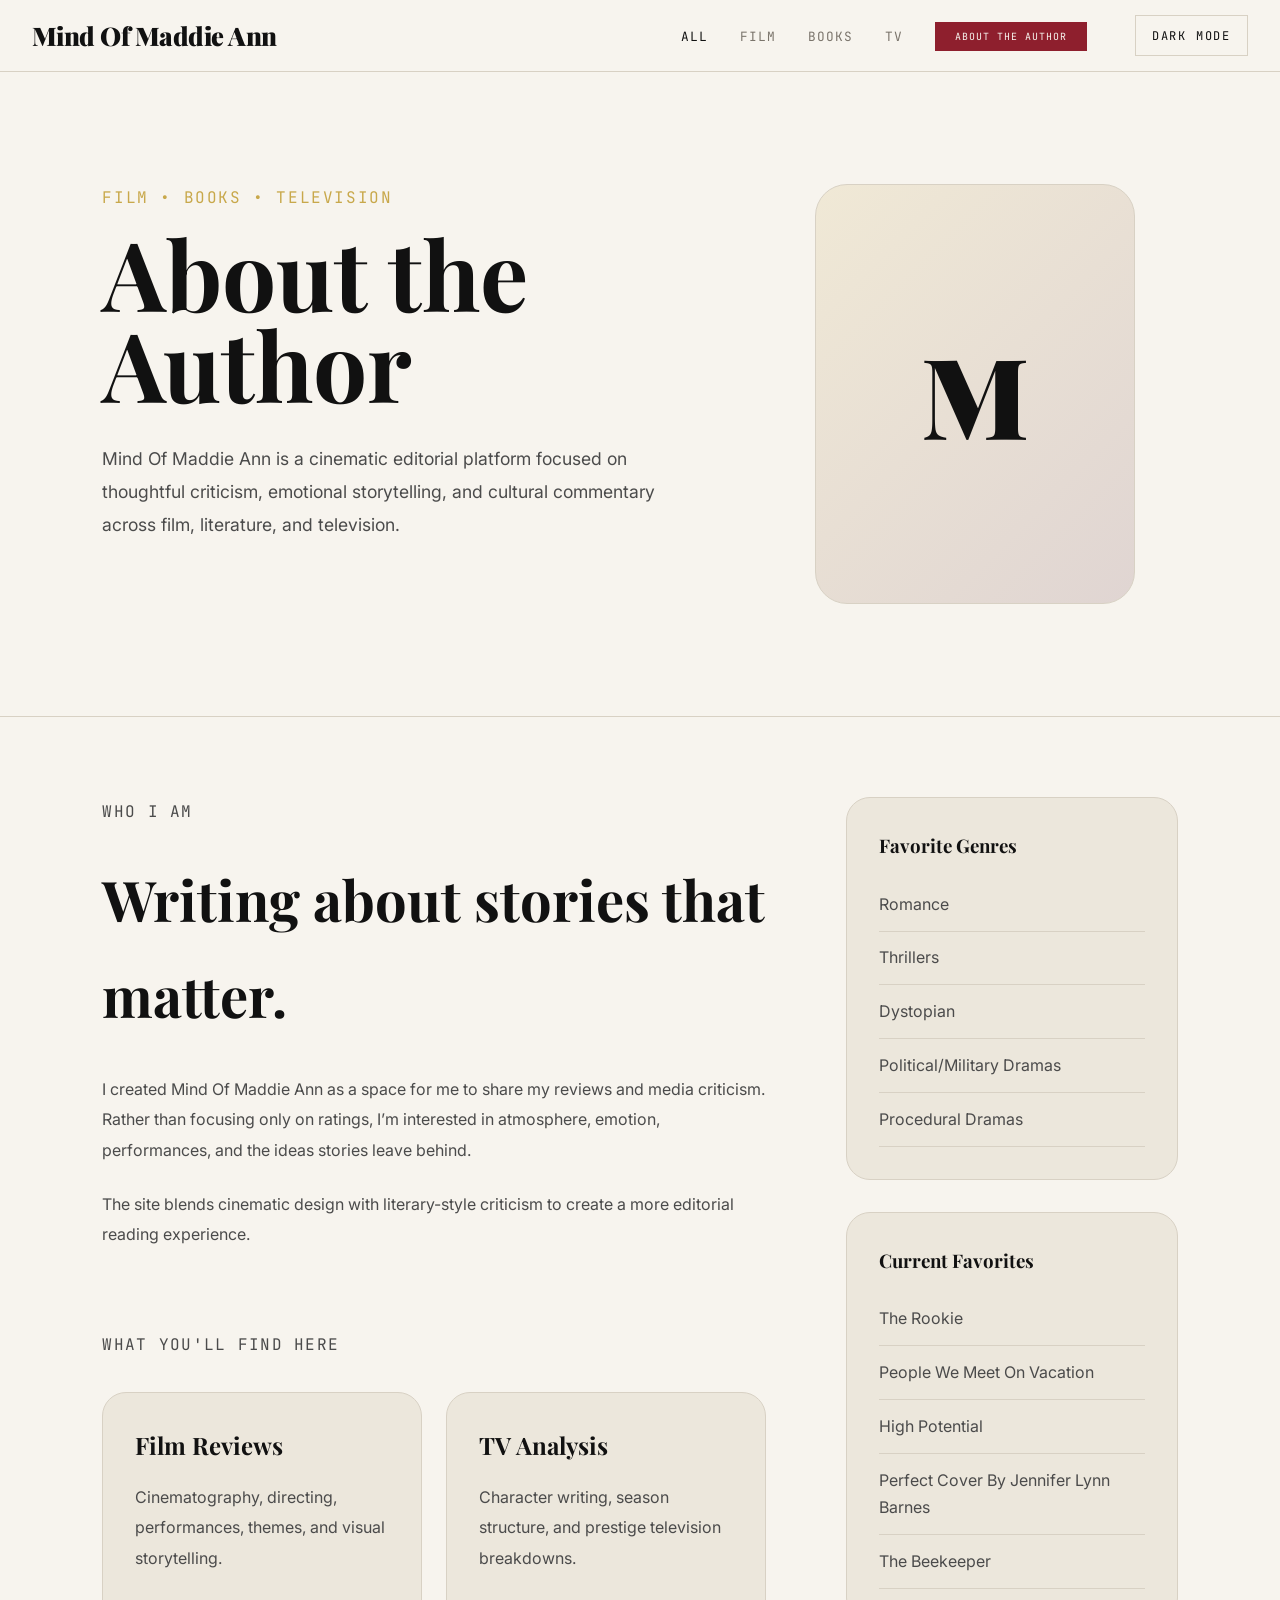
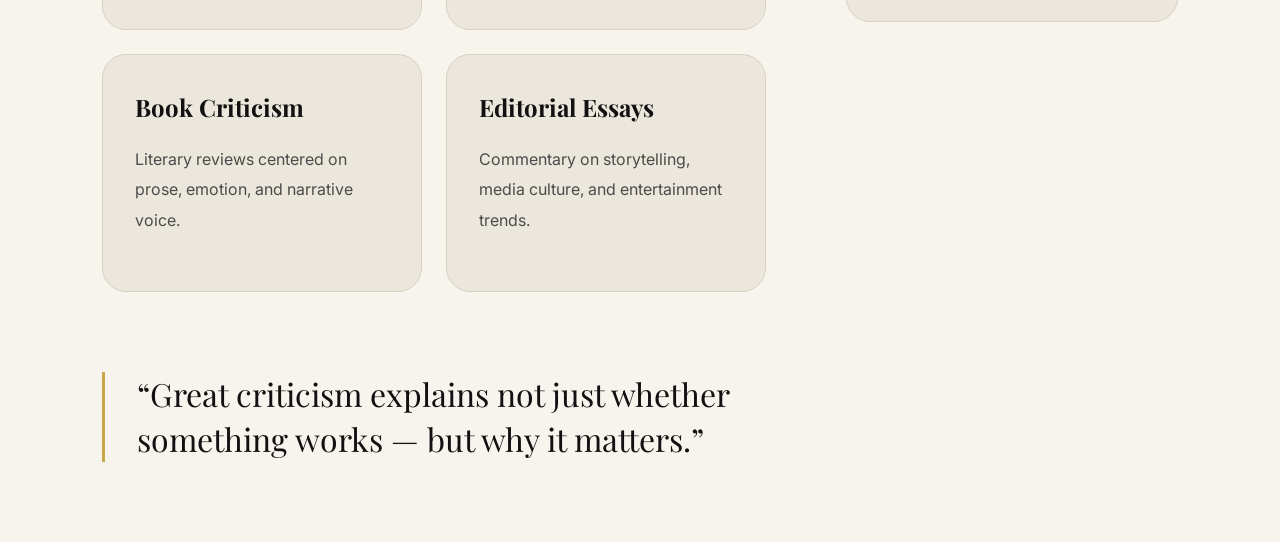
<file: about.html>
<!DOCTYPE html>
<html lang="en">
<head>
<meta charset="UTF-8">
<meta name="viewport" content="width=device-width, initial-scale=1.0">

<title>About the Author — Mind Of Maddie Ann</title>

<link rel="preconnect" href="https://fonts.googleapis.com">
<link rel="preconnect" href="https://fonts.gstatic.com" crossorigin>

<link href="https://fonts.googleapis.com/css2?family=Playfair+Display:wght@400;700;900&family=Inter:wght@400;500;600&family=JetBrains+Mono:wght@400;500&display=swap" rel="stylesheet">
<link rel="stylesheet" href="styles.css">

</head>

<body>

<!-- NAV -->

<nav class="nav">
    <a href="index.html" class="nav__logo">
      Mind Of Maddie Ann
    </a>
    <!-- Mobile Menu Button -->
    <button class="nav__toggle" onclick="toggleMenu()">
      ☰
    </button>
    <!-- Navigation Links -->
    <ul class="nav__links" id="navLinks">
      <li>
        <a class="nav__link active" href="#" onclick="renderCategoryPage('all'); return false;">
          All
        </a>
      </li>

      <li>
        <a class="nav__link" href="#" onclick="renderCategoryPage('film'); return false;">
          Film
        </a>
      </li>

      <li>
        <a class="nav__link" href="#" onclick="renderCategoryPage('book'); return false;">
          Books
        </a>
      </li>

      <li>
        <a class="nav__link" href="#" onclick="renderCategoryPage('tv'); return false;">
          TV
        </a>
      </li>

      <li>
        <a href="about.html">
        <button class="btn-primary">About the Author</button>
      </a>
      </li>

      <li>
        <button class="btn-ghost" onclick="toggleDarkMode()">
          Dark Mode
        </button>
      </li>
    </ul>
  </nav>

<!-- HERO -->

<section class="about-hero">

  <div>

    <p class="about-hero__eyebrow">
      Film • Books • Television
    </p>

    <h1 class="about-hero__title">
      About the Author
    </h1>

    <p class="about-hero__intro">
      Mind Of Maddie Ann is a cinematic editorial platform focused on thoughtful criticism, emotional storytelling, and cultural commentary across film, literature, and television.
    </p>

  </div>

  <div class="about-hero__image">

    <div class="about-hero__portrait">
      M
    </div>

  </div>

</section>

<!-- MAIN -->

<main class="about-layout">

  <section>

    <div class="about-section">

      <p class="about-section__label">
        Who I Am
      </p>

      <h2>
        Writing about stories that matter.
      </h2>

      <p>
        I created Mind Of Maddie Ann as a space for me to share my reviews and media criticism. Rather than focusing only on ratings, I’m interested in atmosphere, emotion, performances, and the ideas stories leave behind.
      </p>

      <p>
        The site blends cinematic design with literary-style criticism to create a more editorial reading experience.
      </p>

    </div>

    <div class="about-section">

      <p class="about-section__label">
        What You'll Find Here
      </p>

      <div class="about-grid">

        <div class="about-card">

          <h3>Film Reviews</h3>

          <p>
            Cinematography, directing, performances, themes, and visual storytelling.
          </p>

        </div>

        <div class="about-card">

          <h3>TV Analysis</h3>

          <p>
            Character writing, season structure, and prestige television breakdowns.
          </p>

        </div>

        <div class="about-card">

          <h3>Book Criticism</h3>

          <p>
            Literary reviews centered on prose, emotion, and narrative voice.
          </p>

        </div>

        <div class="about-card">

          <h3>Editorial Essays</h3>

          <p>
            Commentary on storytelling, media culture, and entertainment trends.
          </p>

        </div>

      </div>

    </div>

    <div class="about-quote">

      <p>
        “Great criticism explains not just whether something works — but why it matters.”
      </p>

    </div>

  </section>

  <!-- SIDEBAR -->

  <aside class="about-sidebar">

    <div class="sidebar-card">

      <h3>Favorite Genres</h3>

      <ul>
        <li>Romance</li>
        <li>Thrillers</li>
        <li>Dystopian</li>
        <li>Political/Military Dramas</li>
        <li>Procedural Dramas</li>
      </ul>

    </div>

    <div class="sidebar-card">

      <h3>Current Favorites</h3>

      <ul>
        <li>The Rookie</li>
        <li>People We Meet On Vacation</li>
        <li>High Potential</li>
        <li>Perfect Cover By Jennifer Lynn Barnes</li>
        <li>The Beekeeper</li>
      </ul>

    </div>

  </aside>

</main>

<script src="scripts.js"></script>

</body>
</html>
</file>
<file: styles.css>
/* coco #3B2A26
baby blue #BFE4F9
mageenta #D63384 */


/* ============================================================
   1. DESIGN TOKENS — change colors, fonts, and spacing here
   ============================================================ */

:root {

  /* BACKGROUNDS */
  --color-bg-primary: #F5EEEE;
  --color-bg-secondary: #FFF9F9;
  --color-bg-tertiary: #E7D6D8;

  /* TEXT */
  --color-text-primary: #2A1116;
  --color-text-muted: #73565D;

  /* MAIN WINE COLORS */
  --color-accent: #8E1F2D;
  --color-accent-dark: #6E1823;

  --color-wine: #8E1F2D;
  --color-wine-dark: #5E111B;
  --color-wine-light: #B14558;

  /* SOFT NEON PINK */
  --color-highlight: #F6A3B4;

  /* GLOW */
  --color-glow: rgba(246, 163, 180, 0.35);

  /* BORDERS */
  --color-border: #D7C0C4;

  /* CATEGORY COLORS */
  --color-tag-film-bg: rgba(142, 31, 45, 0.10);
  --color-tag-film-text: #8E1F2D;
  --color-tag-film-border: rgba(142, 31, 45, 0.2);

  --color-tag-book-bg: rgba(177, 69, 88, 0.10);
  --color-tag-book-text: #9B4052;
  --color-tag-book-border: rgba(177, 69, 88, 0.2);

  --color-tag-tv-bg: rgba(116, 77, 98, 0.10);
  --color-tag-tv-text: #744D62;
  --color-tag-tv-border: rgba(116, 77, 98, 0.2);


  /* Fonts — swap these to change the whole site's feel */
  --font-display: 'Playfair Display', serif;
  /* headings */
  --font-body: 'Libre Baskerville', serif;
  /* body text */
  --font-mono: 'JetBrains Mono', monospace;
  /* labels, tags, UI */

  /* Spacing scale */
  --space-xs: 0.5rem;
  --space-sm: 1rem;
  --space-md: 1.5rem;
  --space-lg: 2.5rem;
  --space-xl: 4rem;

  /* Font sizes */
  --text-xs: 0.62rem;
  --text-sm: 0.72rem;
  --text-base: 1rem;
  --text-lg: 1.25rem;
  --text-xl: 1.5rem;
  --text-2xl: 2rem;
  --text-3xl: 2.5rem;
}


/* ============================================================
   2. RESET & BASE
   ============================================================ */

*,
*::before,
*::after {
  margin: 0;
  padding: 0;
  box-sizing: border-box;
}

html {
  scroll-behavior: smooth;
}

body {
  background-color: var(--color-bg-primary);
  color: var(--color-text-primary);
  font-family: var(--font-body);
  font-size: var(--text-base);
  line-height: 1.7;
  min-height: 100vh;
}


/* ============================================================
   3. TYPOGRAPHY UTILITIES
   ============================================================ */

/* Display headings — used for titles, hero text */
.text-display {
  font-family: var(--font-display);
  font-weight: 900;
  letter-spacing: -0.02em;
  line-height: 1.05;
}

/* Italic display variant */
.text-display-italic {
  font-family: var(--font-display);
  font-style: italic;
  font-weight: 400;
  color: var(--color-accent);
}

/* Mono label — used for eyebrows, tags, metadata */
.text-label {
  font-family: var(--font-mono);
  font-size: var(--text-xs);
  letter-spacing: 0.15em;
  text-transform: uppercase;
}

/* Muted text */
.text-muted {
  color: var(--color-text-muted);
}

/* Accent colored text */
.text-accent {
  color: var(--color-accent);
}


/* ============================================================
   4. VIEW SYSTEM — controls which page is visible
   ============================================================ */

.view {
  display: none;
}

.view.active {
  display: block;
}


/* ============================================================
   5. NAVIGATION
   ============================================================ */

/* .nav {
  position: sticky;
  top: 0;
  z-index: 200;
  background-color: var(--color-bg-primary);
  border-bottom: 1px solid var(--color-border);
  display: flex;
  align-items: center;
  justify-content: space-between;
  padding: 0 3rem;
  height: 64px;
}

.nav__logo {
  font-family: var(--font-display);
  font-size: var(--text-xl);
  font-weight: 900;
  letter-spacing: -0.02em;
  color: var(--color-text-primary);
  cursor: pointer;
  text-decoration: none;
} 

.nav__links {
  display: flex;
  gap: 2rem;
  list-style: none;
  align-items: center;
}

.nav__link {
  font-family: var(--font-mono);
  font-size: var(--text-sm);
  letter-spacing: 0.1em;
  text-transform: uppercase;
  color: var(--color-text-muted);
  text-decoration: none;
  transition: color 0.2s;
}

.nav__link:hover,
.nav__link.active {
  color: var(--color-text-primary);
}

.nav__actions {
  display: flex;
  align-items: center;
  gap: var(--space-sm);
}  */

/* =========================================================
   NAVBAR
========================================================= */

.nav {
  position: sticky;
  top: 0;
  z-index: 999;

  height: 72px;
  padding: 0 2rem;

  display: flex;
  align-items: center;
  justify-content: space-between;

  background: var(--color-bg-primary);
  border-bottom: 1px solid var(--color-border);
}

/* Logo */
.nav__logo {
  font-family: var(--font-display);
  font-size: var(--text-xl);
  font-weight: 900;
  color: var(--color-text-primary);
  text-decoration: none;
  letter-spacing: -0.02em;
}

/* Links */
.nav__links {
  display: flex;
  align-items: center;
  gap: 2rem;

  list-style: none;
}

/* Individual Link */
.nav__link {
  font-family: var(--font-mono);
  font-size: var(--text-sm);

  text-transform: uppercase;
  letter-spacing: 0.08em;

  color: var(--color-text-muted);
  text-decoration: none;

  transition: 0.2s;
}

.nav__link:hover,
.nav__link.active {
  color: var(--color-text-primary);
}

/* Hamburger Button */
.nav__toggle {
  display: none;

  background: none;
  border: none;

  color: var(--color-text-primary);

  font-size: 2rem;
  cursor: pointer;
}

/* =========================================================
   MOBILE
========================================================= */

@media (max-width: 850px) {

  .nav {
    padding: 0 1.25rem;
  }

  .nav__toggle {
    display: block;
  }

  .nav__links {
    position: absolute;

    top: 72px;
    left: 0;
    right: 0;

    background: var(--color-bg-primary);

    border-bottom: 1px solid var(--color-border);

    flex-direction: column;
    align-items: flex-start;

    padding: 1.5rem;

    gap: 1.25rem;

    display: none;
  }

  .nav__links.active {
    display: flex;
  }

  .nav__link {
    font-size: 0.9rem;
  }
}


/* ============================================================
   6. BUTTONS
   ============================================================ */

/* Primary filled button — gold background */
.btn-primary {
  background-color: var(--color-accent);
  color: var(--color-bg-primary);
  padding: 0.5rem 1.25rem;
  font-family: var(--font-mono);
  font-size: var(--text-xs);
  letter-spacing: 0.1em;
  text-transform: uppercase;
  border: none;
  cursor: pointer;
  transition: background-color 0.2s;
}

.btn-primary:hover {
  background-color: var(--color-accent-dark);
}

/* Full-width variant */
.btn-primary--full {
  width: 100%;
  padding: 0.75rem;
}

/* Ghost button — transparent with border */
.btn-ghost {
  background: transparent;
  border: 1px solid var(--color-border);
  color: var(--color-text-muted);
  padding: 0.7rem 1rem;
  font-family: var(--font-mono);
  font-size: 0.75rem;
  letter-spacing: 0.15em;
  text-transform: uppercase;
  cursor: pointer;
  transition: border-color 0.2s, color 0.2s;
  margin-left: var(--space-sm);
}

.btn-ghost:hover {
  border-color: var(--color-text-primary);
  color: var(--color-text-primary);
}

/* Large submit button */
.btn-submit {
  background-color: var(--color-accent);
  color: var(--color-bg-primary);
  padding: 1rem 3rem;
  font-family: var(--font-mono);
  font-size: 0.75rem;
  letter-spacing: 0.15em;
  text-transform: uppercase;
  border: none;
  cursor: pointer;
  transition: background-color 0.2s;
  margin-top: var(--space-sm);
}

.btn-submit:hover {
  background-color: var(--color-accent-dark);
}


/* ============================================================
   7. TAGS — category labels (Film / Book / TV)
   ============================================================ */

.tag {
  display: inline-block;
  padding: 0.2rem 0.6rem;
  font-family: var(--font-mono);
  font-size: 0.6rem;
  letter-spacing: 0.1em;
  text-transform: uppercase;
  margin-right: 0.4rem;
  margin-bottom: 0.4rem;
}

.tag--film {
  background: var(--color-tag-film-bg);
  color: var(--color-tag-film-text);
  border: 1px solid var(--color-tag-film-border);
}

.tag--book {
  background: var(--color-tag-book-bg);
  color: var(--color-tag-book-text);
  border: 1px solid var(--color-tag-book-border);
}

.tag--tv {
  background: var(--color-tag-tv-bg);
  color: var(--color-tag-tv-text);
  border: 1px solid var(--color-tag-tv-border);
}


/* ============================================================
   8. STAR RATING DISPLAY — read-only stars shown on cards
   ============================================================ */

.stars {
  display: flex;
  gap: 3px;
}

.star {
  font-size: 0.85rem;
  color: var(--color-accent);
}

.star--empty {
  color: var(--color-border);
}


/* ============================================================
   9. TICKER — scrolling headline bar at top
   ============================================================ */

.ticker {
  background-color: var(--color-accent);
  padding: 0.5rem 0;
  overflow: hidden;
  white-space: nowrap;
}

.ticker__track {
  display: inline-flex;
  animation: ticker-scroll 25s linear infinite;
}

/* Individual ticker item — change padding to adjust spacing */
.ticker__item {
  font-family: var(--font-mono);
  font-size: var(--text-xs);
  letter-spacing: 0.15em;
  text-transform: uppercase;
  color: var(--color-bg-primary);
  padding: 0 2.5rem;
}

@keyframes ticker-scroll {
  from {
    transform: translateX(0);
  }

  to {
    transform: translateX(-50%);
  }
}


/* ============================================================
   10. HERO SECTION
   ============================================================ */

.hero {
  display: grid;
  grid-template-columns: 1fr 1fr;
  min-height: 520px;
  border-bottom: 1px solid var(--color-border);
}

/* Left panel — text content */
.hero__left {
  padding: var(--space-xl) 3rem;
  display: flex;
  flex-direction: column;
  justify-content: center;
  border-right: 1px solid var(--color-border);
}

.hero__eyebrow {
  font-family: var(--font-mono);
  font-size: var(--text-xs);
  letter-spacing: 0.25em;
  text-transform: uppercase;
  color: var(--color-accent);
  margin-bottom: var(--space-md);
}

.hero__title {
  font-family: var(--font-display);
  font-size: clamp(2.8rem, 5vw, 4.2rem);
  font-weight: 900;
  line-height: 1.05;
  letter-spacing: -0.02em;
  margin-bottom: var(--space-md);
}

.hero__title em {
  font-style: italic;
  color: var(--color-accent);
}

.hero__description {
  color: var(--color-text-muted);
  font-size: 0.95rem;
  line-height: 1.8;
  max-width: 400px;
  margin-bottom: var(--space-lg);
}

/* Category pill buttons in hero */
.hero__cats {
  display: flex;
  gap: var(--space-sm);
  flex-wrap: wrap;
}

.hero__cat-pill {
  padding: 0.4rem 1.1rem;
  border: 1px solid var(--color-border);
  font-family: var(--font-mono);
  font-size: var(--text-xs);
  letter-spacing: 0.12em;
  text-transform: uppercase;
  cursor: pointer;
  transition: border-color 0.2s, color 0.2s;
  color: var(--color-text-muted);
  background: transparent;
}

.hero__cat-pill:hover,
.hero__cat-pill.active {
  border-color: var(--color-accent);
  color: var(--color-accent);
}

/* Right panel — featured card display */
.hero__right {
  background-color: var(--color-bg-secondary);
  display: flex;
  align-items: center;
  justify-content: center;
  overflow: hidden;
}


/* ============================================================
   11. FEATURED CARD — shown in the hero right panel
   ============================================================ */

.featured-card {
  width: 85%;
  max-width: 340px;
  cursor: pointer;
}

.featured-card__image {
  height: 260px;
  background-color: var(--color-bg-tertiary);
  display: flex;
  align-items: center;
  justify-content: center;
  position: relative;
  overflow: hidden;
  margin-bottom: var(--space-md);
}

.featured-card__image svg {
  opacity: 0.2;
}

/* "Editor's Pick" badge overlaid on the image */
.featured-card__badge {
  position: absolute;
  top: var(--space-sm);
  left: var(--space-sm);
  background-color: var(--color-danger);
  color: var(--color-text-primary);
  font-family: var(--font-mono);
  font-size: 0.6rem;
  letter-spacing: 0.12em;
  text-transform: uppercase;
  padding: 0.3rem 0.7rem;
}

.featured-card__title {
  font-family: var(--font-display);
  font-size: var(--text-xl);
  font-weight: 700;
  line-height: 1.2;
  margin-bottom: 0.4rem;
}

.featured-card__meta {
  font-family: var(--font-mono);
  font-size: var(--text-xs);
  color: var(--color-text-muted);
  letter-spacing: 0.08em;
}


/* ============================================================
   12. STATS BAR — the four numbers below the hero
   ============================================================ */

.stats-bar {
  background-color: var(--color-bg-primary);
  border-bottom: 1px solid var(--color-border);
  display: flex;
}

.stats-bar__item {
  flex: 1;
  border-right: 1px solid var(--color-border);
  padding: var(--space-lg) 3rem;
}

.stats-bar__item:last-child {
  border-right: none;
}

.stats-bar__number {
  font-family: var(--font-display);
  font-size: 3.5rem;
  font-weight: 300;
  color: var(--color-text-muted);
  line-height: 1;
  margin-bottom: 0.4rem;
}

.stats-bar__label {
  font-family: var(--font-mono);
  font-size: var(--text-xs);
  letter-spacing: 0.2em;
  text-transform: uppercase;
  color: var(--color-text-muted);
}


/* ============================================================
   13. MAIN LAYOUT — two-column: feed + sidebar
   ============================================================ */

.main-layout {
  display: grid;
  grid-template-columns: 1fr 340px;
  border-top: 1px solid var(--color-border);
}

.main-layout__feed {
  border-right: 1px solid var(--color-border);
}

.main-layout__sidebar {
  padding: var(--space-lg) var(--space-lg);
}


/* ============================================================
   14. FILTER BAR — above the article list
   ============================================================ */

.filter-bar {
  padding: var(--space-md) 3rem;
  border-bottom: 1px solid var(--color-border);
  display: flex;
  align-items: center;
  gap: var(--space-md);
  flex-wrap: wrap;
}

.filter-bar__label {
  font-family: var(--font-mono);
  font-size: var(--text-xs);
  letter-spacing: 0.15em;
  text-transform: uppercase;
  color: var(--color-text-muted);
}

.filter-bar__btn {
  background: transparent;
  border: 1px solid var(--color-border);
  color: var(--color-text-muted);
  font-family: var(--font-mono);
  font-size: var(--text-xs);
  letter-spacing: 0.1em;
  text-transform: uppercase;
  padding: 0.4rem 0.9rem;
  cursor: pointer;
  transition: border-color 0.2s, color 0.2s, background-color 0.2s;
}

.filter-bar__btn:hover,
.filter-bar__btn.active {
  border-color: var(--color-accent);
  color: var(--color-accent);
  background-color: rgba(200, 168, 75, 0.06);
}

.filter-bar__divider {
  width: 1px;
  height: 20px;
  background-color: var(--color-border);
}

.filter-bar__sort {
  background: transparent;
  border: 1px solid var(--color-border);
  color: var(--color-text-muted);
  font-family: var(--font-mono);
  font-size: var(--text-xs);
  letter-spacing: 0.08em;
  padding: 0.4rem 0.8rem;
  cursor: pointer;
  outline: none;
}

.filter-bar__sort option {
  background-color: var(--color-bg-secondary);
}


/* ============================================================
   15. ARTICLE LIST & CARDS
   ============================================================ */

.article-list {
  padding: 0 3rem;
}

/* Individual review card in the feed */
.article-card {
  border-bottom: 1px solid var(--color-border);
  padding: var(--space-lg) 0;
  display: grid;
  grid-template-columns: 1fr 140px;
  gap: 2rem;
  cursor: pointer;
}

.article-card:hover .article-card__title {
  color: var(--color-accent);
}

/* Tags row */
.article-card__tags {
  display: flex;
  gap: 0.4rem;
  flex-wrap: wrap;
  margin-bottom: 0.75rem;
}

/* Main headline */
.article-card__title {
  font-family: var(--font-display);
  font-size: var(--text-xl);
  font-weight: 700;
  line-height: 1.2;
  margin-bottom: 0.4rem;
  transition: color 0.2s;
}

/* Italic deck/subtitle */
.article-card__subtitle {
  font-family: var(--font-display);
  font-style: italic;
  font-size: var(--text-base);
  color: var(--color-text-muted);
  margin-bottom: 0.75rem;
  line-height: 1.4;
}

/* Truncated preview text */
.article-card__excerpt {
  font-size: 0.88rem;
  color: var(--color-text-muted);
  line-height: 1.7;
  margin-bottom: var(--space-sm);
  display: -webkit-box;
  -webkit-line-clamp: 3;
  -webkit-box-orient: vertical;
  overflow: hidden;
}

/* Author · date · stars row */
.article-card__meta {
  display: flex;
  align-items: center;
  gap: var(--space-sm);
  font-family: var(--font-mono);
  font-size: var(--text-xs);
  color: var(--color-text-muted);
  letter-spacing: 0.06em;
}

.article-card__author {
  color: var(--color-text-primary);
}

/* Thumbnail placeholder */
.article-card__image {
  height: 140px;
  background-color: var(--color-bg-tertiary);
  display: flex;
  align-items: center;
  justify-content: center;
  flex-shrink: 0;
  overflow: hidden;
}

/* Empty state shown when no articles match a filter */
.article-list__empty {
  padding: var(--space-xl) 0;
  text-align: center;
  color: var(--color-text-muted);
  font-family: var(--font-mono);
  font-size: 0.8rem;
  letter-spacing: 0.1em;
}


/* ============================================================
   16. SIDEBAR
   ============================================================ */

.sidebar__section {
  margin-bottom: 3rem;
}

/* Section heading inside sidebar */
.sidebar__heading {
  font-family: var(--font-mono);
  font-size: var(--text-xs);
  letter-spacing: 0.2em;
  text-transform: uppercase;
  color: var(--color-accent);
  border-bottom: 1px solid var(--color-border);
  padding-bottom: 0.75rem;
  margin-bottom: var(--space-md);
}

/* A single "most read" item */
.sidebar__item {
  display: flex;
  gap: 0.75rem;
  margin-bottom: var(--space-md);
  cursor: pointer;
  padding-bottom: var(--space-md);
  border-bottom: 1px solid rgba(58, 58, 58, 0.5);
}

.sidebar__item:last-child {
  border-bottom: none;
  margin-bottom: 0;
  padding-bottom: 0;
}

/* Large number (01, 02...) */
.sidebar__item-number {
  font-family: var(--font-display);
  font-size: 1.8rem;
  font-weight: 900;
  color: var(--color-bg-tertiary);
  line-height: 1;
  flex-shrink: 0;
  width: 32px;
}

.sidebar__item-title {
  font-family: var(--font-display);
  font-size: 0.95rem;
  font-weight: 700;
  line-height: 1.2;
  margin-bottom: 0.25rem;
  transition: color 0.2s;
}

.sidebar__item:hover .sidebar__item-title {
  color: var(--color-accent);
}

.sidebar__item-meta {
  font-family: var(--font-mono);
  font-size: 0.6rem;
  color: var(--color-text-muted);
  letter-spacing: 0.06em;
}

/* Category row in sidebar */
.sidebar__category {
  display: flex;
  align-items: center;
  justify-content: space-between;
  padding: 0.75rem 0;
  border-bottom: 1px solid rgba(58, 58, 58, 0.5);
  cursor: pointer;
}

.sidebar__category:hover .sidebar__category-name {
  color: var(--color-accent);
}

.sidebar__category-name {
  font-family: var(--font-mono);
  font-size: 0.7rem;
  letter-spacing: 0.12em;
  text-transform: uppercase;
  transition: color 0.2s;
}

.sidebar__category-count {
  font-family: var(--font-mono);
  font-size: var(--text-xs);
  color: var(--color-text-muted);
}

.sidebar__about-text {
  font-size: 0.82rem;
  color: var(--color-text-muted);
  line-height: 1.8;
  margin-bottom: var(--space-sm);
}


/* ============================================================
   17. WRITE / REVIEW FORM
   ============================================================ */

.write-page {
  max-width: 800px;
  margin: 0 auto;
  padding: var(--space-xl) var(--space-lg);
}

.write-page__header {
  margin-bottom: 3rem;
  border-bottom: 1px solid var(--color-border);
  padding-bottom: var(--space-lg);
}

.write-page__title {
  font-family: var(--font-display);
  font-size: var(--text-3xl);
  font-weight: 900;
  margin-bottom: 0.4rem;
}

.write-page__subtitle {
  color: var(--color-text-muted);
  font-size: 0.9rem;
}

/* Two-column form row */
.form-grid {
  display: grid;
  grid-template-columns: 1fr 1fr;
  gap: var(--space-md);
}

.form-row {
  margin-bottom: var(--space-lg);
}

.form-label {
  font-family: var(--font-mono);
  font-size: var(--text-xs);
  letter-spacing: 0.15em;
  text-transform: uppercase;
  color: var(--color-accent);
  display: block;
  margin-bottom: 0.6rem;
}

/* Shared styles for input, textarea, and select */
.form-control {
  width: 100%;
  background-color: var(--color-bg-secondary);
  border: 1px solid var(--color-border);
  color: var(--color-text-primary);
  font-family: var(--font-body);
  font-size: 0.95rem;
  padding: 0.85rem var(--space-sm);
  outline: none;
  transition: border-color 0.2s;
  resize: vertical;
}

.form-control:focus {
  border-color: var(--color-accent);
}

.form-control--select {
  font-family: var(--font-mono);
  font-size: 0.78rem;
  cursor: pointer;
}

.form-control--select option {
  background-color: var(--color-bg-secondary);
}

.form-control--textarea {
  min-height: 280px;
  line-height: 1.8;
}

/* Helper text below a field */
.form-hint {
  font-family: var(--font-mono);
  font-size: var(--text-xs);
  color: var(--color-text-muted);
  margin-top: 0.3rem;
  letter-spacing: 0.05em;
}

/* Character counter below textarea */
.form-char-count {
  font-family: var(--font-mono);
  font-size: var(--text-xs);
  color: var(--color-text-muted);
  text-align: right;
  margin-top: 0.3rem;
}

/* Clickable stars for rating input */
.star-input {
  display: flex;
  gap: 0.5rem;
  margin-top: 0.25rem;
}

.star-input__btn {
  background: none;
  border: none;
  font-size: 1.5rem;
  cursor: pointer;
  color: var(--color-border);
  transition: color 0.15s;
  padding: 0;
}

.star-input__btn.active,
.star-input__btn:hover {
  color: var(--color-accent);
}


/* ============================================================
   18. ARTICLE DETAIL PAGE
   ============================================================ */

.article-page {
  max-width: 720px;
  margin: 0 auto;
  padding: var(--space-xl) var(--space-lg);
}

/* Back navigation link */
.article-page__back {
  font-family: var(--font-mono);
  font-size: var(--text-xs);
  letter-spacing: 0.12em;
  text-transform: uppercase;
  color: var(--color-text-muted);
  background: none;
  border: none;
  cursor: pointer;
  padding: 0 0 var(--space-lg);
  transition: color 0.2s;
  display: flex;
  align-items: center;
  gap: 0.5rem;
}

.article-page__back:hover {
  color: var(--color-accent);
}

.article-page__title {
  font-family: var(--font-display);
  font-size: clamp(2rem, 4vw, 3rem);
  font-weight: 900;
  line-height: 1.1;
  margin-bottom: 0.75rem;
}

.article-page__subtitle {
  font-family: var(--font-display);
  font-style: italic;
  font-size: var(--text-lg);
  color: var(--color-text-muted);
  margin-bottom: var(--space-lg);
  line-height: 1.5;
}

/* Author / date / rating row */
.article-page__byline {
  display: flex;
  align-items: center;
  gap: var(--space-md);
  border-top: 1px solid var(--color-border);
  border-bottom: 1px solid var(--color-border);
  padding: var(--space-sm) 0;
  margin-bottom: var(--space-lg);
}

.article-page__author {
  font-family: var(--font-mono);
  font-size: 0.7rem;
  letter-spacing: 0.08em;
}

.article-page__author strong {
  color: var(--color-accent);
}

.article-page__date {
  font-family: var(--font-mono);
  font-size: var(--text-xs);
  color: var(--color-text-muted);
}

/* Rating pushed to the right */
.article-page__rating {
  display: flex;
  align-items: center;
  gap: 0.4rem;
  margin-left: auto;
}

.article-page__rating-number {
  font-family: var(--font-display);
  font-size: var(--text-lg);
  font-weight: 700;
  color: var(--color-accent);
}

/* Work metadata line (title · director · year) */
.article-page__work-meta {
  font-family: var(--font-mono);
  font-size: 0.7rem;
  color: var(--color-text-muted);
  margin-bottom: var(--space-lg);
  letter-spacing: 0.06em;
}

/* Body copy styles */
.article-page__body {
  font-size: 1.05rem;
  line-height: 1.9;
}

.article-page__body p {
  margin-bottom: var(--space-md);
}

.article-page__body h3 {
  font-family: var(--font-display);
  font-size: var(--text-xl);
  font-weight: 700;
  margin: var(--space-lg) 0 var(--space-sm);
}

/* Pull quote */
.article-page__body blockquote {
  border-left: 3px solid var(--color-accent);
  padding-left: var(--space-md);
  margin: var(--space-lg) 0;
  font-style: italic;
  color: var(--color-text-muted);
  font-size: 1.1rem;
  line-height: 1.7;
}

/* Verdict box at end of article */
.article-page__verdict {
  background-color: var(--color-bg-secondary);
  border: 1px solid var(--color-border);
  border-left: 3px solid var(--color-accent);
  padding: 1.75rem;
  margin: var(--space-lg) 0;
}

.article-page__verdict-label {
  font-family: var(--font-mono);
  font-size: var(--text-xs);
  letter-spacing: 0.2em;
  text-transform: uppercase;
  color: var(--color-accent);
  margin-bottom: 0.5rem;
}

.article-page__verdict-text {
  font-family: var(--font-display);
  font-size: 1.05rem;
  font-style: italic;
  line-height: 1.6;
}


/* ============================================================
   19. TOAST NOTIFICATION
   ============================================================ */
/* 
.toast {
  position: fixed;
  bottom: 2rem;
  right: 2rem;
  background-color: var(--color-accent);
  color: var(--color-bg-primary);
  padding: var(--space-sm) var(--space-lg);
  font-family: var(--font-mono);
  font-size: 0.72rem;
  letter-spacing: 0.1em;
  text-transform: uppercase;
  transform: translateY(100px);
  opacity: 0;
  transition: transform 0.3s, opacity 0.3s;
  z-index: 999;
  pointer-events: none;
}

.toast.active {
  transform: translateY(0);
  opacity: 1;
} */


/* ============================================================
   20. FOOTER 
   ============================================================ */

.footer {
  background-color: #5E111B;
  color: white;
  text-align: center;
  padding: var(--space-sm);
  font-family: var(--font-mono);
  font-size: var(--text-xs);
  letter-spacing: 0.1em;
}

/* ============================================================
   21. RESPONSIVE — mobile adjustments
   ============================================================ */

@media (max-width: 900px) {
  .nav {
    padding: 0 1.5rem;
  }

  /* Stack the hero vertically, hide right panel */
  .hero {
    grid-template-columns: 1fr;
  }

  .hero__right {
    display: none;
  }

  .hero__left {
    padding: var(--space-xl) var(--space-lg);
  }

  /* Single-column layout */
  .main-layout {
    grid-template-columns: 1fr;
  }

  .main-layout__sidebar {
    display: none;
  }

  .article-list,
  .filter-bar {
    padding-left: var(--space-md);
    padding-right: var(--space-md);
  }

  /* Stack card thumbnail below text */
  .article-card {
    grid-template-columns: 1fr;
  }

  .article-card__image {
    height: 180px;
  }

  /* Single-column form */
  .form-grid {
    grid-template-columns: 1fr;
  }
}

.category-page {
  padding: 4rem 3rem;
}

.category-page__header {
  margin-bottom: 3rem;
  border-bottom: 1px solid var(--color-border);
  padding-bottom: 1.5rem;
}

.category-page__eyebrow {
  font-family: var(--font-mono);
  letter-spacing: 0.15em;
  text-transform: uppercase;
  color: var(--color-accent);
  font-size: 0.7rem;
  margin-bottom: 0.75rem;
}

.category-page__title {
  font-family: var(--font-display);
  font-size: clamp(2.5rem, 5vw, 4rem);
  line-height: 1.1;
}

/* BOOTSTRAP STYLE GRID */
.category-grid {
  display: grid;
  grid-template-columns: repeat(3, 1fr);
  gap: 2rem;
}

/* CATEGORY CARD */
.category-card {
  background: var(--color-bg-secondary);
  border: 1px solid var(--color-border);
  cursor: pointer;
  transition:
    transform 0.25s,
    border-color 0.25s;
}

.category-card:hover {
  transform: translateY(-6px);
  border-color: var(--color-accent);
}

.category-card__image {
  height: 220px;
  background: var(--color-bg-tertiary);
  display: flex;
  align-items: center;
  justify-content: center;
}

.category-card__content {
  padding: 1.5rem;
}

.category-card__title {
  font-family: var(--font-display);
  font-size: 1.4rem;
  line-height: 1.2;
  margin: 0.75rem 0;
}

.category-card__excerpt {
  color: var(--color-text-muted);
  font-size: 0.9rem;
  line-height: 1.7;
  margin-bottom: 1rem;
}

.category-card__meta {
  font-family: var(--font-mono);
  font-size: 0.7rem;
  color: var(--color-text-muted);
  letter-spacing: 0.08em;
}

/* RESPONSIVE */
@media (max-width: 1000px) {
  .category-grid {
    grid-template-columns: repeat(2, 1fr);
  }
}

@media (max-width: 700px) {
  .category-grid {
    grid-template-columns: 1fr;
  }
}

/* ============================================================
   22. DARK MODE
   ============================================================ */

body.dark-mode {

  /* BACKGROUNDS */
  --color-bg-primary: #120508;
  --color-bg-secondary: #1B0A0E;
  --color-bg-tertiary: #2A1218;

  /* TEXT */
  --color-text-primary: #FFECEF;
  --color-text-muted: #B798A0;

  /* MAIN WINE */
  --color-accent: #B52A3F;
  --color-accent-dark: #8E1F2D;

  --color-wine: #B52A3F;
  --color-wine-dark: #731322;
  --color-wine-light: #D75A71;

  /* NEON PINK HIGHLIGHT */
  --color-highlight: #FFB2C2;

  /* GLOW */
  --color-glow: rgba(255, 178, 194, 0.45);

  /* BORDERS */
  --color-border: #3B1820;

  /* CATEGORY COLORS */
  --color-tag-film-bg: rgba(181, 42, 63, 0.16);
  --color-tag-film-text: #FFB6C5;
  --color-tag-film-border: rgba(181, 42, 63, 0.25);

  --color-tag-book-bg: rgba(215, 90, 113, 0.16);
  --color-tag-book-text: #FFC4CF;
  --color-tag-book-border: rgba(215, 90, 113, 0.25);

  --color-tag-tv-bg: rgba(133, 95, 122, 0.16);
  --color-tag-tv-text: #E1C5D5;
  --color-tag-tv-border: rgba(133, 95, 122, 0.25);

}

body,
.nav,
.article-card,
.category-card,
.featured-card,
.filter-bar,
.sidebar__section,
.form-control,
button {
  transition:
    background-color 0.35s ease,
    color 0.35s ease,
    border-color 0.35s ease,
    box-shadow 0.35s ease;
}


/* ==================================================================================================================
=========================================================
=========================================================
=========================================================
==================================================================================================================
=========================================================
=========================================================
   ABBOUUT PAGEEE
========================================================
=========================================================
========================================================== */




/* =========================================================
   ROOT
========================================================= */

:root {

  --color-bg-primary: #F7F4EE;
  --color-bg-secondary: #ECE7DC;

  --color-text-primary: #111111;
  --color-text-secondary: #4B4B4B;
  --color-text-muted: #7A746B;

  --color-border: #D8D1C4;

  --gold: #C8A84B;
  --wine: #5B2333;

  --font-display: 'Playfair Display', serif;
  --font-body: 'Inter', sans-serif;
  --font-mono: 'JetBrains Mono', monospace;
}

body.dark-mode {

  --color-bg-primary: #111111;
  --color-bg-secondary: #1B1B1B;

  --color-text-primary: #F5F5F5;
  --color-text-secondary: #C8C8C8;
  --color-text-muted: #8E8E8E;

  --color-border: #2D2D2D;
}

/* =========================================================
   GLOBAL
========================================================= */

* {
  margin: 0;
  padding: 0;
  box-sizing: border-box;
}

body {
  background: var(--color-bg-primary);
  color: var(--color-text-primary);

  font-family: var(--font-body);

  transition: 0.3s ease;
}

/* =========================================================
   NAVBAR
========================================================= */

.nav {

  position: sticky;
  top: 0;
  z-index: 999;

  height: 72px;

  display: flex;
  align-items: center;
  justify-content: space-between;

  padding: 0 2rem;

  background: rgba(247,244,238,0.85);

  backdrop-filter: blur(14px);

  border-bottom: 1px solid var(--color-border);
}

body.dark-mode .nav {
  background: rgba(17,17,17,0.8);
}

.nav__logo {

  font-family: var(--font-display);
  font-size: 1.6rem;
  font-weight: 900;

  text-decoration: none;

  color: var(--color-text-primary);
}

.nav__links {

  display: flex;
  gap: 2rem;

  list-style: none;
}

.nav__link {

  text-decoration: none;

  color: var(--color-text-muted);

  text-transform: uppercase;
  letter-spacing: 0.08em;

  font-size: 0.8rem;

  transition: 0.2s;
}

.nav__link:hover,
.nav__link.active {

  color: var(--color-text-primary);
}

.btn-ghost {

  border: 1px solid var(--color-border);

  background: transparent;

  color: var(--color-text-primary);

  padding: 0.7rem 1rem;

  cursor: pointer;
}

/* =========================================================
   HERO
========================================================= */

.about-hero {

  padding: 7rem 8%;

  display: grid;
  grid-template-columns: 1.2fr 0.8fr;

  gap: 4rem;

  border-bottom: 1px solid var(--color-border);
}

.about-hero__eyebrow {

  font-family: var(--font-mono);

  text-transform: uppercase;

  letter-spacing: 0.1em;

  color: var(--gold);

  margin-bottom: 1rem;
}

.about-hero__title {

  font-family: var(--font-display);

  font-size: clamp(3rem, 8vw, 6rem);

  line-height: 0.95;

  margin-bottom: 2rem;
}

.about-hero__intro {

  max-width: 650px;

  line-height: 1.9;

  font-size: 1.1rem;

  color: var(--color-text-secondary);
}

.about-hero__image {

  display: flex;
  justify-content: center;
  align-items: center;
}

.about-hero__portrait {

  width: 320px;
  height: 420px;

  border-radius: 2rem;

  background:
    linear-gradient(
      135deg,
      rgba(200,168,75,0.15),
      rgba(91,35,51,0.15)
    );

  border: 1px solid var(--color-border);

  display: flex;
  justify-content: center;
  align-items: center;

  font-family: var(--font-display);

  font-size: 7rem;
  font-weight: 900;
}

/* =========================================================
   CONTENT
========================================================= */

.about-layout {

  padding: 5rem 8%;

  display: grid;
  grid-template-columns: 2fr 1fr;

  gap: 5rem;
}

.about-section {

  margin-bottom: 5rem;
}

.about-section__label {

  font-family: var(--font-mono);

  text-transform: uppercase;

  letter-spacing: 0.08em;

  color: var(--gold);

  margin-bottom: 1rem;
}

.about-section h2 {

  font-family: var(--font-display);

  font-size: clamp(2rem,5vw,3.5rem);

  margin-bottom: 2rem;
}

.about-section p {

  line-height: 1.9;

  color: var(--color-text-secondary);

  margin-bottom: 1.5rem;
}

/* =========================================================
   CARDS
========================================================= */

.about-grid {

  display: grid;
  grid-template-columns: repeat(2,1fr);

  gap: 1.5rem;

  margin-top: 2rem;
}

.about-card {

  padding: 2rem;

  border-radius: 1.5rem;

  border: 1px solid var(--color-border);

  background: var(--color-bg-secondary);

  transition: 0.25s;
}

.about-card:hover {

  transform: translateY(-4px);
}

.about-card h3 {

  font-family: var(--font-display);

  margin-bottom: 1rem;

  font-size: 1.5rem;
}

/* =========================================================
   QUOTE
========================================================= */

.about-quote {

  margin-top: 4rem;

  padding-left: 2rem;

  border-left: 3px solid var(--gold);
}

.about-quote p {

  font-family: var(--font-display);

  font-size: 2rem;

  line-height: 1.4;
}

/* =========================================================
   SIDEBAR
========================================================= */

.about-sidebar {

  display: flex;
  flex-direction: column;

  gap: 2rem;
}

.sidebar-card {

  padding: 2rem;

  border-radius: 1.5rem;

  border: 1px solid var(--color-border);

  background: var(--color-bg-secondary);
}

.sidebar-card h3 {

  font-family: var(--font-display);

  margin-bottom: 1rem;
}

.sidebar-card ul {

  list-style: none;
}

.sidebar-card li {

  padding: 0.8rem 0;

  border-bottom: 1px solid var(--color-border);

  color: var(--color-text-secondary);
}

/* =========================================================
   RESPONSIVE
========================================================= */

@media (max-width: 950px) {

  .about-layout {
    grid-template-columns: 1fr;
  }

  .about-hero {
    grid-template-columns: 1fr;
  }
}

@media (max-width: 700px) {

  .nav__links {
    display: none;
  }

  .about-grid {
    grid-template-columns: 1fr;
  }

  .about-hero {
    padding: 4rem 1.5rem;
  }

  .about-layout {
    padding: 4rem 1.5rem;
  }

  .about-hero__portrait {

    width: 100%;
    height: 300px;
  }

  .about-quote p {
    font-size: 1.5rem;
  }
}
</file>
